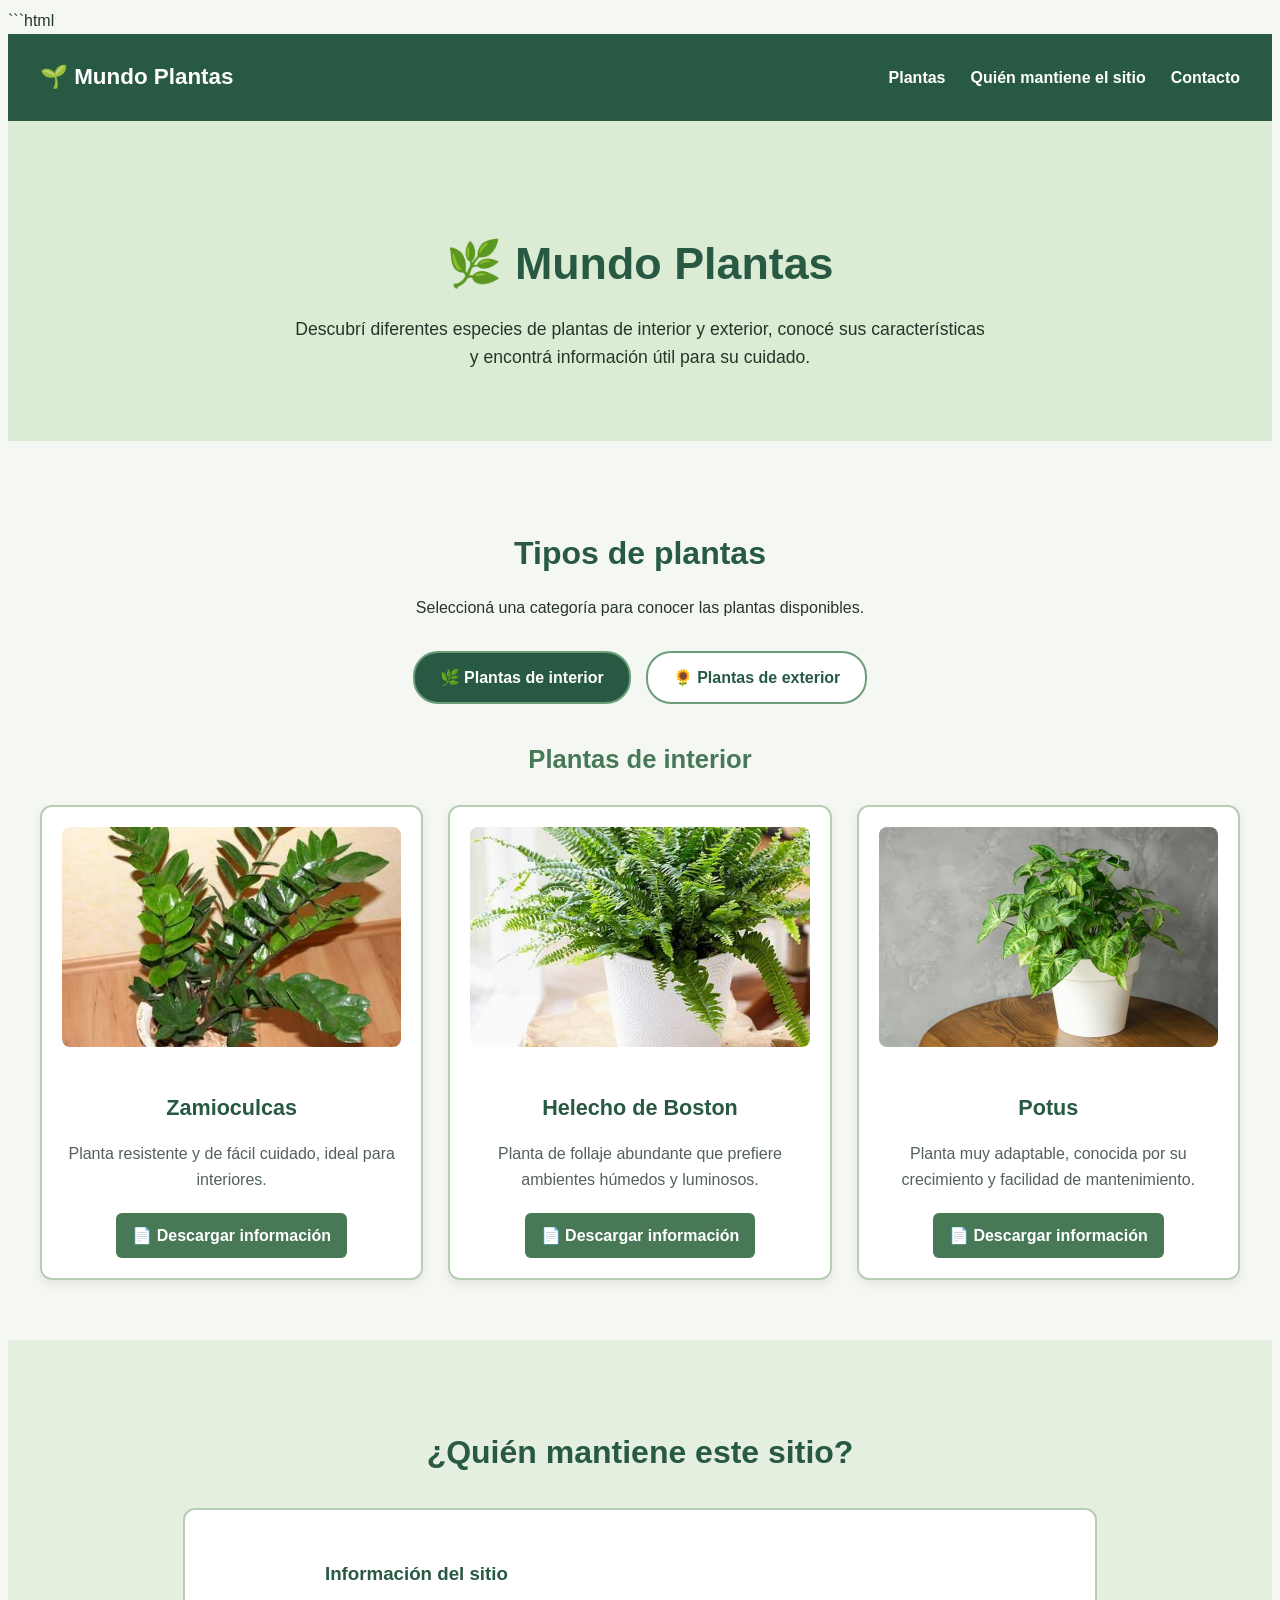
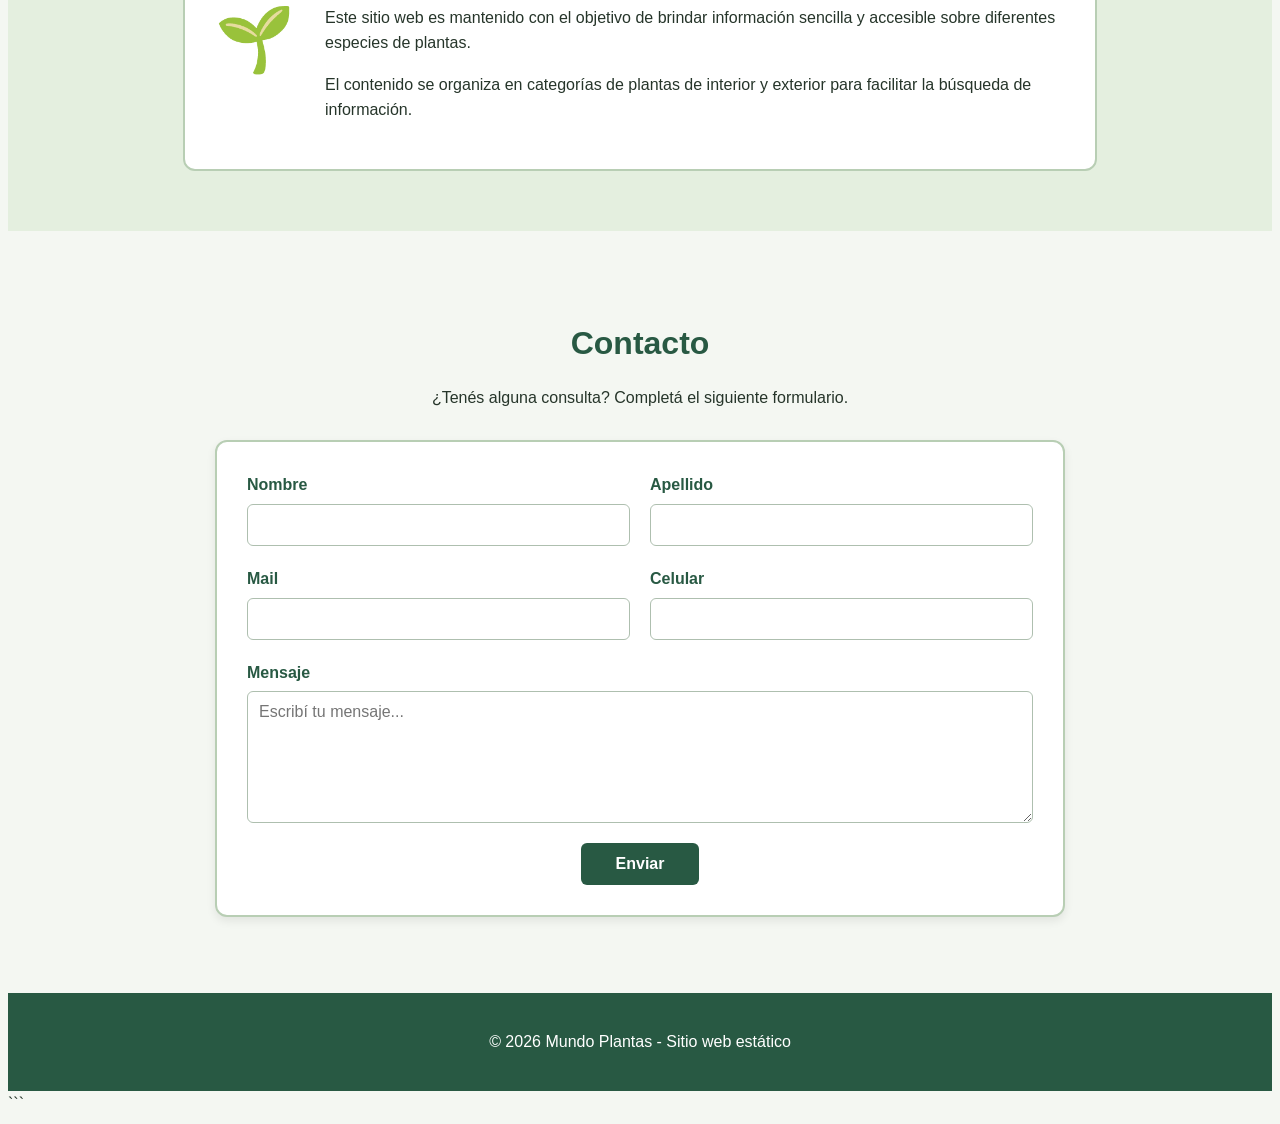
<file: version chatGPT/index.html>
```html
<!DOCTYPE html>
<html lang="es">

<head>
    <meta charset="UTF-8">
    <meta name="viewport" content="width=device-width, initial-scale=1.0">

    <title>Mundo Plantas</title>

    <link rel="stylesheet" href="estilosIA.css">
</head>

<body>

    <!-- =========================
         BARRA DE NAVEGACIÓN
         ========================= -->

    <header>

        <nav class="navbar">

            <div class="logo">
                🌱 Mundo Plantas
            </div>

            <ul class="nav-links">

                <li>
                    <a href="#plantas">Plantas</a>
                </li>

                <li>
                    <a href="#mantenimiento">
                        Quién mantiene el sitio
                    </a>
                </li>

                <li>
                    <a href="#contacto">Contacto</a>
                </li>

            </ul>

        </nav>

    </header>


    <main>

        <!-- =========================
             PRESENTACIÓN
             ========================= -->

        <section class="hero">

            <h1>🌿 Mundo Plantas</h1>

            <p>
                Descubrí diferentes especies de plantas de interior
                y exterior, conocé sus características y encontrá
                información útil para su cuidado.
            </p>

        </section>


        <!-- =========================
             PLANTAS
             ========================= -->

        <section id="plantas" class="plantas-section">

            <h2>Tipos de plantas</h2>

            <p class="descripcion">
                Seleccioná una categoría para conocer las plantas
                disponibles.
            </p>


            <!-- =========================
                 RADIO BUTTONS
                 ========================= -->

            <div class="categorias">

                <input
                    type="radio"
                    id="interior"
                    name="categoria"
                    checked
                >

                <label for="interior">
                    🌿 Plantas de interior
                </label>


                <input
                    type="radio"
                    id="exterior"
                    name="categoria"
                >

                <label for="exterior">
                    🌻 Plantas de exterior
                </label>

            </div>


            <!-- =========================
                 PLANTAS DE INTERIOR
                 ========================= -->

            <div id="plantas-interior" class="plantas-container">

                <h3>Plantas de interior</h3>

                <div class="plantas-grid">


                    <!-- ZAMIOCULCAS -->

                    <article class="planta-card">

                        <img
                            src="../imagenes/zamioculcas.jpeg"
                            alt="Planta Zamioculcas"
                        >

                        <h4>Zamioculcas</h4>

                        <p>
                            Planta resistente y de fácil cuidado,
                            ideal para interiores.
                        </p>

                        <a
                            href="../info/zamioculcas.jpg"
                            download="informacion-zamioculcas.jpg"
                            class="boton-info"
                        >
                            📄 Descargar información
                        </a>

                    </article>


                    <!-- HELECHO DE BOSTON -->

                    <article class="planta-card">

                        <img
                            src="../imagenes/helecho de boston.jpeg"
                            alt="Helecho de Boston"
                        >

                        <h4>Helecho de Boston</h4>

                        <p>
                            Planta de follaje abundante que prefiere
                            ambientes húmedos y luminosos.
                        </p>

                        <a
                            href="../info/helecho de boston.jpeg"
                            download="informacion-helecho-de-boston.jpeg"
                            class="boton-info"
                        >
                            📄 Descargar información
                        </a>

                    </article>


                    <!-- POTUS -->

                    <article class="planta-card">

                        <img
                            src="../imagenes/potus.jpeg"
                            alt="Planta Potus"
                        >

                        <h4>Potus</h4>

                        <p>
                            Planta muy adaptable, conocida por su
                            crecimiento y facilidad de mantenimiento.
                        </p>

                        <a
                            href="../info/potus.jpeg"
                            download="informacion-potus.jpeg"
                            class="boton-info"
                        >
                            📄 Descargar información
                        </a>

                    </article>

                </div>

            </div>


            <!-- =========================
                 PLANTAS DE EXTERIOR
                 ========================= -->

            <div id="plantas-exterior" class="plantas-container">

                <h3>Plantas de exterior</h3>

                <div class="plantas-grid">


                    <!-- GERANIO -->

                    <article class="planta-card">

                        <img
                            src="../imagenes/geranio.jpeg"
                            alt="Geranio"
                        >

                        <h4>Geranio</h4>

                        <p>
                            Planta muy popular por sus flores coloridas
                            y su buena adaptación al exterior.
                        </p>

                        <a
                            href="../info/geranio.jpeg"
                            download="informacion-geranio.jpeg"
                            class="boton-info"
                        >
                            📄 Descargar información
                        </a>

                    </article>


                    <!-- LAVANDA -->

                    <article class="planta-card">

                        <img
                            src="../imagenes/lavanda.jpeg"
                            alt="Lavanda"
                        >

                        <h4>Lavanda</h4>

                        <p>
                            Planta aromática reconocida por sus flores
                            violetas y su agradable aroma.
                        </p>

                        <a
                            href="../info/lavanda.jpeg"
                            download="informacion-lavanda.jpeg"
                            class="boton-info"
                        >
                            📄 Descargar información
                        </a>

                    </article>


                    <!-- ROMERO -->

                    <article class="planta-card">

                        <img
                            src="../imagenes/romero.jpeg"
                            alt="Romero"
                        >

                        <h4>Romero</h4>

                        <p>
                            Planta aromática resistente, utilizada
                            tanto en jardinería como en cocina.
                        </p>

                        <a
                            href="../info/romero.jpeg"
                            download="informacion-romero.jpeg"
                            class="boton-info"
                        >
                            📄 Descargar información
                        </a>

                    </article>

                </div>

            </div>

        </section>


        <!-- =========================
             QUIÉN MANTIENE EL SITIO
             ========================= -->

        <section id="mantenimiento" class="mantenimiento">

            <h2>¿Quién mantiene este sitio?</h2>

            <div class="mantenimiento-contenido">

                <div class="icono-mantenimiento">
                    🌱
                </div>

                <div>

                    <h3>Información del sitio</h3>

                    <p>
                        Este sitio web es mantenido con el objetivo
                        de brindar información sencilla y accesible
                        sobre diferentes especies de plantas.
                    </p>

                    <p>
                        El contenido se organiza en categorías de
                        plantas de interior y exterior para facilitar
                        la búsqueda de información.
                    </p>

                </div>

            </div>

        </section>


        <!-- =========================
             CONTACTO
             ========================= -->

        <section id="contacto" class="contacto">

            <h2>Contacto</h2>

            <p>
                ¿Tenés alguna consulta? Completá el siguiente
                formulario.
            </p>


            <form action="#" method="post">


                <!-- NOMBRE Y APELLIDO -->

                <div class="form-row">

                    <div class="form-group">

                        <label for="nombre">
                            Nombre
                        </label>

                        <input
                            type="text"
                            id="nombre"
                            name="nombre"
                            required
                        >

                    </div>


                    <div class="form-group">

                        <label for="apellido">
                            Apellido
                        </label>

                        <input
                            type="text"
                            id="apellido"
                            name="apellido"
                            required
                        >

                    </div>

                </div>


                <!-- MAIL Y CELULAR -->

                <div class="form-row">

                    <div class="form-group">

                        <label for="mail">
                            Mail
                        </label>

                        <input
                            type="email"
                            id="mail"
                            name="mail"
                            required
                        >

                    </div>


                    <div class="form-group">

                        <label for="celular">
                            Celular
                        </label>

                        <input
                            type="tel"
                            id="celular"
                            name="celular"
                        >

                    </div>

                </div>


                <!-- MENSAJE -->

                <div class="form-group">

                    <label for="mensaje">
                        Mensaje
                    </label>

                    <textarea
                        id="mensaje"
                        name="mensaje"
                        rows="6"
                        placeholder="Escribí tu mensaje..."
                        required
                    ></textarea>

                </div>


                <!-- BOTÓN -->

                <button type="submit">
                    Enviar
                </button>

            </form>

        </section>

    </main>


    <!-- =========================
         PIE DE PÁGINA
         ========================= -->

    <footer>

        <p>
            © 2026 Mundo Plantas - Sitio web estático
        </p>

    </footer>

</body>

</html>
```
</file>
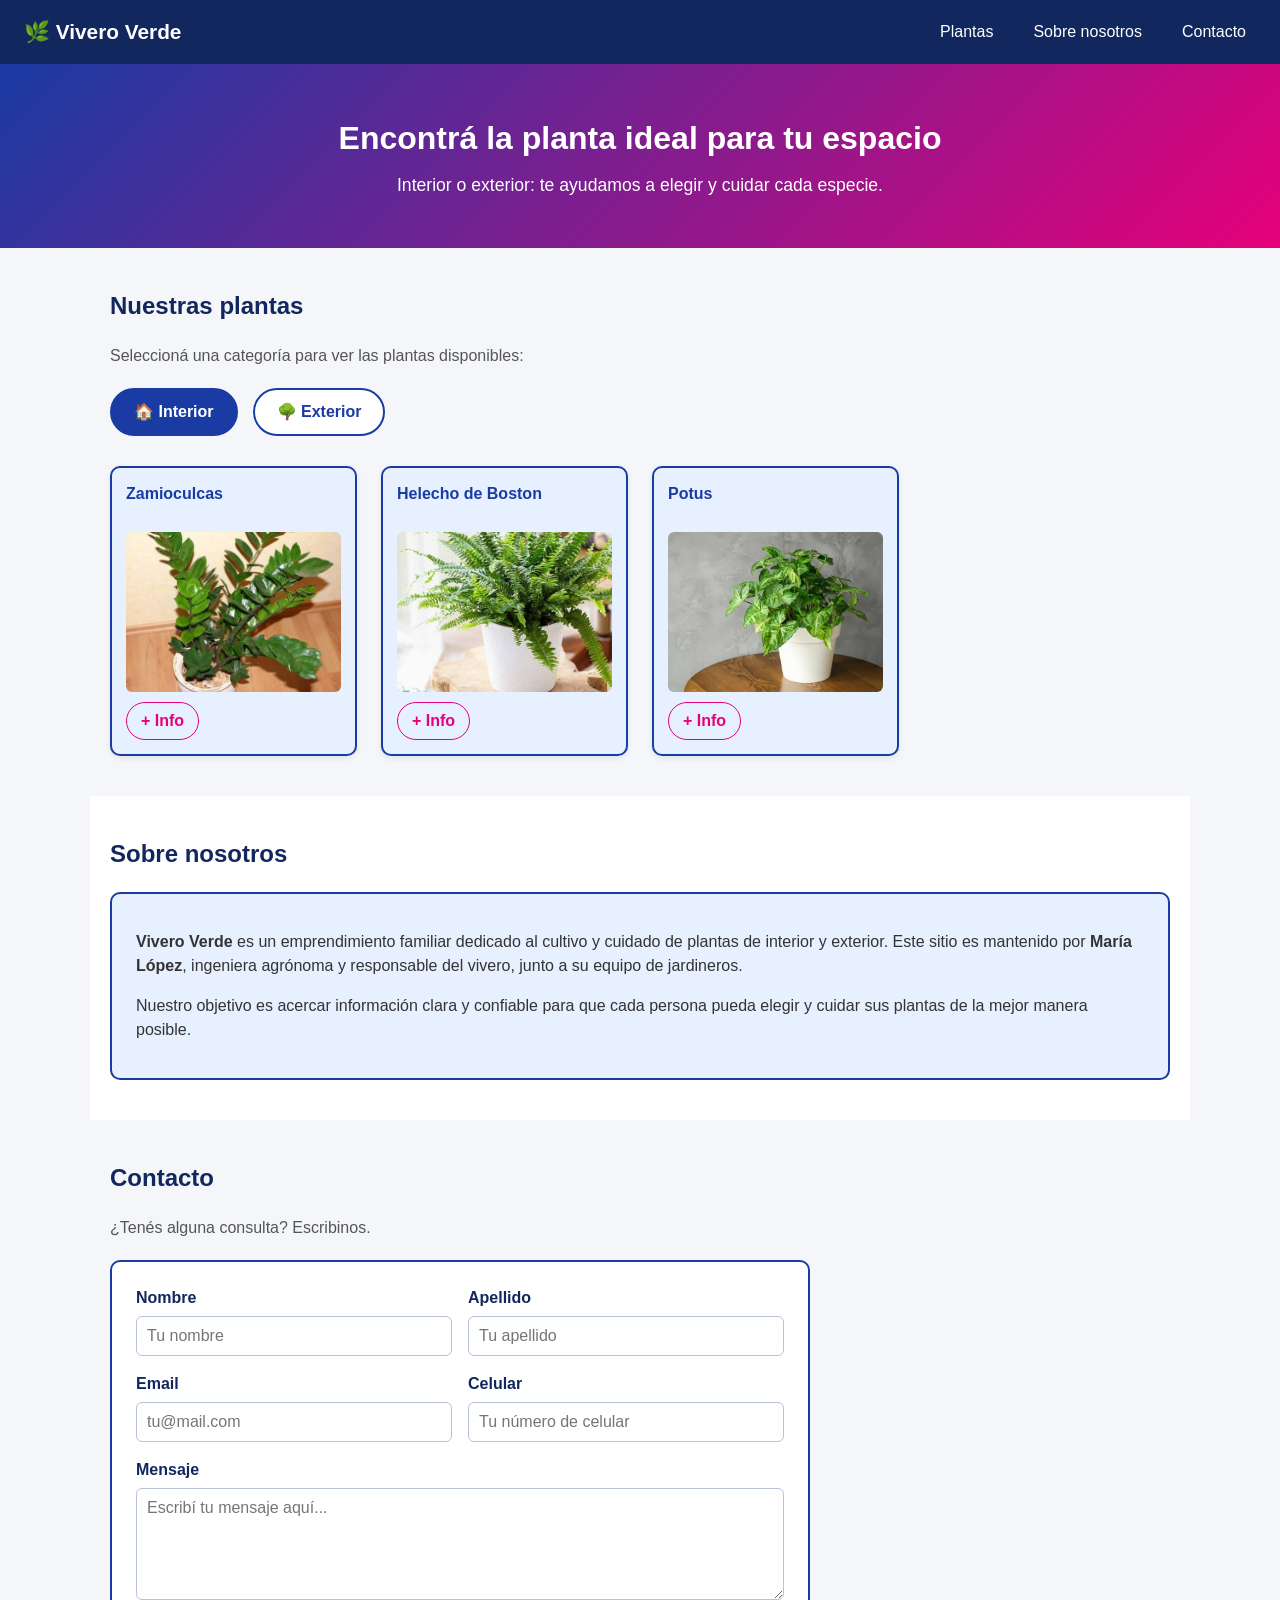
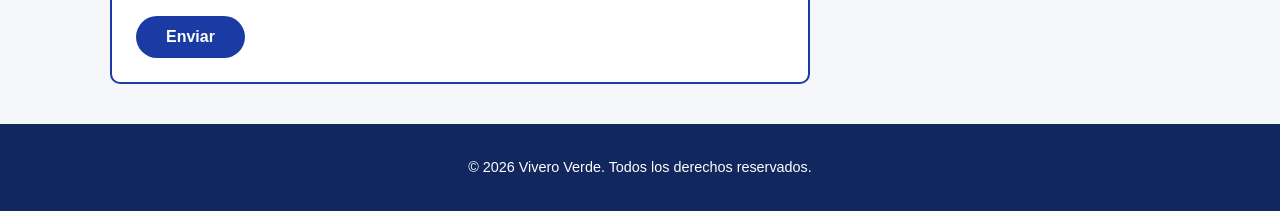
<file: version claude/index.html>
<!DOCTYPE html>
<html lang="es">
<head>
<meta charset="UTF-8">
<meta name="viewport" content="width=device-width, initial-scale=1.0">
<title>Vivero Verde | Plantas de interior y exterior</title>
<link rel="stylesheet" href="estilosIA.css">
</head>
<body>

<!-- ===================== NAVBAR ===================== -->
<header class="cabecera">
  <div class="logo">🌿 Vivero Verde</div>
  <nav class="navbar">
    <a href="#plantas">Plantas</a>
    <a href="#nosotros">Sobre nosotros</a>
    <a href="#contacto">Contacto</a>
  </nav>
</header>

<!-- ===================== HERO ===================== -->
<section class="hero">
  <h1>Encontrá la planta ideal para tu espacio</h1>
  <p>Interior o exterior: te ayudamos a elegir y cuidar cada especie.</p>
</section>

<!-- ===================== PLANTAS ===================== -->
<section id="plantas" class="seccion">
  <h2>Nuestras plantas</h2>
  <p class="subtitulo">Seleccioná una categoría para ver las plantas disponibles:</p>

  <!-- Radio buttons de filtro (control 100% CSS, sin JS) -->
  <input type="radio" name="categoria" id="cat-interior" class="filtro-input" checked>
  <input type="radio" name="categoria" id="cat-exterior" class="filtro-input">

  <div class="filtro-opciones">
    <label for="cat-interior" class="filtro-label">🏠 Interior</label>
    <label for="cat-exterior" class="filtro-label">🌳 Exterior</label>
  </div>

  <!-- ---------- GRUPO INTERIOR ---------- -->
  <div class="grupo grupo-interior">

    <article class="planta-card interior">
      <h3>Zamioculcas</h3>
      <img src="../imagenes/zamioculcas.jpeg" alt="Zamioculcas">
      <a class="info-link" href="../info/zamioculcas.jpg" download>+ Info</a>
    </article>

    <article class="planta-card interior">
      <h3>Helecho de Boston</h3>
      <img src="../imagenes/helecho de boston.jpeg" alt="Helecho de Boston">
      <a class="info-link" href="../info/helecho de boston.jpeg" download>+ Info</a>
    </article>

    <article class="planta-card interior">
      <h3>Potus</h3>
      <img src="../imagenes/potus.jpeg" alt="Potus">
      <a class="info-link" href="../info/potus.jpeg" download>+ Info</a>
    </article>

  </div>

  <!-- ---------- GRUPO EXTERIOR ---------- -->
  <div class="grupo grupo-exterior">

    <article class="planta-card exterior">
      <h3>Geranio</h3>
      <img src="../imagenes/geranio.jpeg" alt="Geranio">
      <a class="info-link" href="../info/geranio.jpeg" download>+ Info</a>
    </article>

    <article class="planta-card exterior">
      <h3>Lavanda</h3>
      <img src="../imagenes/lavanda.jpeg" alt="Lavanda">
      <a class="info-link" href="../info/lavanda.jpeg" download>+ Info</a>
    </article>

    <article class="planta-card exterior">
      <h3>Romero</h3>
      <img src="../imagenes/romero.jpeg" alt="Romero">
      <a class="info-link" href="../info/romero.jpeg" download>+ Info</a>
    </article>

  </div>
</section>

<!-- ===================== SOBRE NOSOTROS ===================== -->
<section id="nosotros" class="seccion seccion-alterna">
  <h2>Sobre nosotros</h2>
  <div class="nosotros-contenido">
    <p>
      <strong>Vivero Verde</strong> es un emprendimiento familiar dedicado al cultivo y
      cuidado de plantas de interior y exterior. Este sitio es mantenido por
      <strong>María López</strong>, ingeniera agrónoma y responsable del vivero,
      junto a su equipo de jardineros.
    </p>
    <p>
      Nuestro objetivo es acercar información clara y confiable para que cada
      persona pueda elegir y cuidar sus plantas de la mejor manera posible.
    </p>
  </div>
</section>

<!-- ===================== CONTACTO ===================== -->
<section id="contacto" class="seccion">
  <h2>Contacto</h2>
  <p class="subtitulo">¿Tenés alguna consulta? Escribinos.</p>

  <form class="form-contacto" action="#" method="get">
    <div class="form-fila">
      <div class="form-campo">
        <label for="nombre">Nombre</label>
        <input type="text" id="nombre" name="nombre" placeholder="Tu nombre" required>
      </div>
      <div class="form-campo">
        <label for="apellido">Apellido</label>
        <input type="text" id="apellido" name="apellido" placeholder="Tu apellido" required>
      </div>
    </div>

    <div class="form-fila">
      <div class="form-campo">
        <label for="mail">Email</label>
        <input type="email" id="mail" name="mail" placeholder="tu@mail.com" required>
      </div>
      <div class="form-campo">
        <label for="celular">Celular</label>
        <input type="tel" id="celular" name="celular" placeholder="Tu número de celular">
      </div>
    </div>

    <div class="form-campo form-campo-full">
      <label for="mensaje">Mensaje</label>
      <textarea id="mensaje" name="mensaje" rows="5" placeholder="Escribí tu mensaje aquí..." required></textarea>
    </div>

    <button type="submit" class="btn-enviar">Enviar</button>
  </form>
</section>

<!-- ===================== FOOTER ===================== -->
<footer class="pie">
  <p>&copy; 2026 Vivero Verde. Todos los derechos reservados.</p>
</footer>

</body>
</html>
</file>
<file: version chatGPT/estilosIA.css>
```css
/* =========================================
   CONFIGURACIÓN GENERAL
   ========================================= */

* {
    box-sizing: border-box;
    margin: 0;
    padding: 0;
}

html {
    scroll-behavior: smooth;
}

body {
    font-family: Arial, Helvetica, sans-serif;
    background-color: #f4f7f2;
    color: #26352a;
    line-height: 1.6;
}


/* =========================================
   BARRA DE NAVEGACIÓN
   ========================================= */

header {
    background-color: #285943;
    position: sticky;
    top: 0;
    z-index: 100;
}

.navbar {
    max-width: 1200px;
    margin: auto;
    padding: 15px 25px;

    display: flex;
    justify-content: space-between;
    align-items: center;
}

.logo {
    color: white;
    font-size: 1.4rem;
    font-weight: bold;
}

.nav-links {
    list-style: none;

    display: flex;
    gap: 25px;
}

.nav-links a {
    color: white;
    text-decoration: none;
    font-weight: bold;
}

.nav-links a:hover {
    color: #cde8b4;
}


/* =========================================
   PRESENTACIÓN
   ========================================= */

.hero {
    background-color: #dcebd3;

    text-align: center;

    padding: 70px 20px;
}

.hero h1 {
    color: #285943;

    font-size: 2.8rem;

    margin-bottom: 15px;
}

.hero p {
    max-width: 700px;

    margin: auto;

    font-size: 1.1rem;
}


/* =========================================
   SECCIÓN DE PLANTAS
   ========================================= */

.plantas-section {
    max-width: 1200px;

    margin: auto;

    padding: 60px 25px;
}

h2 {
    color: #285943;

    text-align: center;

    font-size: 2rem;

    margin-bottom: 10px;
}

.descripcion {
    text-align: center;

    margin-bottom: 30px;
}


/* =========================================
   CATEGORÍAS
   ========================================= */

.categorias {
    display: flex;

    justify-content: center;

    gap: 15px;

    margin-bottom: 35px;

    flex-wrap: wrap;
}


/*
    Ocultamos los radio buttons.
    Los labels funcionan como botones.
*/

.categorias input {
    display: none;
}

.categorias label {
    cursor: pointer;

    padding: 12px 25px;

    border: 2px solid #6b9e78;

    border-radius: 25px;

    background-color: white;

    color: #285943;

    font-weight: bold;

    transition: 0.3s;
}

.categorias label:hover {
    background-color: #e0efdc;
}


/* Categoría seleccionada */

#interior:checked + label {
    background-color: #285943;

    color: white;
}

#exterior:checked + label {
    background-color: #285943;

    color: white;
}


/* =========================================
   MOSTRAR / OCULTAR CATEGORÍAS
   ========================================= */

/* Por defecto mostramos Interior */

#plantas-interior {
    display: block;
}

#plantas-exterior {
    display: none;
}


/* 
   Si el radio "Exterior" está seleccionado,
   ocultamos Interior y mostramos Exterior.
*/

.plantas-section:has(#exterior:checked) #plantas-interior {
    display: none;
}

.plantas-section:has(#exterior:checked) #plantas-exterior {
    display: block;
}


/*
   Si el radio "Interior" está seleccionado,
   mostramos Interior y ocultamos Exterior.
*/

.plantas-section:has(#interior:checked) #plantas-interior {
    display: block;
}

.plantas-section:has(#interior:checked) #plantas-exterior {
    display: none;
}


/* =========================================
   TÍTULO DE CATEGORÍA
   ========================================= */

.plantas-container h3 {
    text-align: center;

    color: #477957;

    font-size: 1.6rem;

    margin-bottom: 25px;
}


/* =========================================
   GRID DE PLANTAS
   ========================================= */

.plantas-grid {
    display: grid;

    grid-template-columns: repeat(3, 1fr);

    gap: 25px;
}


/* =========================================
   TARJETAS
   ========================================= */

.planta-card {
    background-color: white;

    border: 2px solid #b8ceb4;

    border-radius: 12px;

    padding: 20px;

    text-align: center;

    box-shadow:
        0 4px 10px rgba(0, 0, 0, 0.08);

    transition:
        transform 0.2s,
        box-shadow 0.2s;
}

.planta-card:hover {
    transform: translateY(-5px);

    box-shadow:
        0 8px 18px rgba(0, 0, 0, 0.12);
}


/* =========================================
   IMÁGENES
   ========================================= */

.planta-card img {
    width: 100%;

    height: 220px;

    object-fit: cover;

    border-radius: 8px;

    margin-bottom: 15px;
}

.planta-card h4 {
    color: #285943;

    font-size: 1.35rem;

    margin-bottom: 10px;
}

.planta-card p {
    color: #536158;

    margin-bottom: 20px;
}


/* =========================================
   BOTÓN INFORMACIÓN
   ========================================= */

.boton-info {
    display: inline-block;

    background-color: #477957;

    color: white;

    text-decoration: none;

    padding: 10px 16px;

    border-radius: 6px;

    font-weight: bold;

    transition: background-color 0.2s;
}

.boton-info:hover {
    background-color: #285943;
}


/* =========================================
   SECCIÓN MANTENIMIENTO
   ========================================= */

.mantenimiento {
    background-color: #e4efdf;

    padding: 60px 25px;
}

.mantenimiento-contenido {
    max-width: 850px;

    margin: 30px auto 0;

    background-color: white;

    border: 2px solid #b8ceb4;

    border-radius: 12px;

    padding: 30px;

    display: flex;

    align-items: center;

    gap: 30px;
}

.icono-mantenimiento {
    font-size: 4rem;
}

.mantenimiento-contenido h3 {
    color: #285943;

    margin-bottom: 10px;
}


/* =========================================
   CONTACTO
   ========================================= */

.contacto {
    max-width: 850px;

    margin: auto;

    padding: 60px 25px;
}

.contacto > p {
    text-align: center;

    margin-bottom: 30px;
}


/* =========================================
   FORMULARIO
   ========================================= */

form {
    background-color: white;

    border: 2px solid #b8ceb4;

    border-radius: 12px;

    padding: 30px;

    box-shadow:
        0 4px 10px rgba(0, 0, 0, 0.08);
}

.form-row {
    display: grid;

    grid-template-columns: 1fr 1fr;

    gap: 20px;
}

.form-group {
    display: flex;

    flex-direction: column;

    margin-bottom: 20px;
}

.form-group label {
    font-weight: bold;

    color: #285943;

    margin-bottom: 6px;
}

.form-group input,
.form-group textarea {
    font-family: inherit;

    font-size: 1rem;

    padding: 11px;

    border: 1px solid #aebfaf;

    border-radius: 6px;

    outline: none;
}

.form-group input:focus,
.form-group textarea:focus {
    border-color: #477957;

    box-shadow:
        0 0 0 2px #dcebd3;
}

.form-group textarea {
    resize: vertical;
}


/* =========================================
   BOTÓN ENVIAR
   ========================================= */

button {
    display: block;

    margin: auto;

    padding: 12px 35px;

    border: none;

    border-radius: 6px;

    background-color: #285943;

    color: white;

    font-size: 1rem;

    font-weight: bold;

    cursor: pointer;
}

button:hover {
    background-color: #477957;
}


/* =========================================
   FOOTER
   ========================================= */

footer {
    background-color: #285943;

    color: white;

    text-align: center;

    padding: 20px;
}


/* =========================================
   RESPONSIVE - TABLETS
   ========================================= */

@media (max-width: 850px) {

    .navbar {
        flex-direction: column;

        gap: 15px;
    }

    .nav-links {
        gap: 15px;

        flex-wrap: wrap;

        justify-content: center;
    }

    .plantas-grid {
        grid-template-columns: repeat(2, 1fr);
    }

}


/* =========================================
   RESPONSIVE - CELULARES
   ========================================= */

@media (max-width: 600px) {

    .hero {
        padding: 50px 20px;
    }

    .hero h1 {
        font-size: 2.1rem;
    }

    .nav-links {
        flex-direction: column;

        align-items: center;

        gap: 8px;
    }

    .plantas-grid {
        grid-template-columns: 1fr;
    }

    .form-row {
        grid-template-columns: 1fr;

        gap: 0;
    }

    .mantenimiento-contenido {
        flex-direction: column;

        text-align: center;
    }

    .categorias {
        flex-direction: column;

        align-items: stretch;
    }

    .categorias label {
        text-align: center;
    }

}
```
</file>
<file: version claude/estilosIA.css>
/* =========================================================
   estilosIA.css - Estilos del sitio Vivero Verde
   ========================================================= */

:root{
  --azul-borde: #1a3ba3;
  --azul-oscuro: #12275e;
  --relleno-interior: #e7f0ff;   /* fondo suave para plantas de interior */
  --relleno-exterior: #ffe6f7;   /* fondo suave para plantas de exterior (tono "relleno" fucsia) */
  --acento-fucsia: #e6007a;
  --gris-texto: #333;
  --gris-claro: #f4f6f9;
  --blanco: #ffffff;
  --radio: 10px;
}

*{
  box-sizing: border-box;
}

body{
  margin: 0;
  font-family: "Segoe UI", Arial, Helvetica, sans-serif;
  color: var(--gris-texto);
  background: var(--gris-claro);
  line-height: 1.5;
}

h1, h2, h3{
  color: var(--azul-oscuro);
  margin-top: 0;
}

a{
  text-decoration: none;
}

/* ===================== CABECERA / NAVBAR ===================== */
.cabecera{
  display: flex;
  flex-wrap: wrap;
  align-items: center;
  justify-content: space-between;
  background: var(--azul-oscuro);
  padding: 14px 24px;
  position: sticky;
  top: 0;
  z-index: 100;
}

.logo{
  color: var(--blanco);
  font-size: 1.3rem;
  font-weight: bold;
}

.navbar{
  display: flex;
  gap: 20px;
  flex-wrap: wrap;
}

.navbar a{
  color: var(--blanco);
  font-weight: 500;
  padding: 6px 10px;
  border-radius: 6px;
  transition: background 0.2s ease;
}

.navbar a:hover{
  background: var(--azul-borde);
}

/* ===================== HERO ===================== */
.hero{
  text-align: center;
  padding: 50px 20px;
  background: linear-gradient(135deg, var(--azul-borde), var(--acento-fucsia));
  color: var(--blanco);
}

.hero h1{
  color: var(--blanco);
  font-size: 2rem;
  margin-bottom: 10px;
}

.hero p{
  font-size: 1.1rem;
  margin: 0;
}

/* ===================== SECCIONES ===================== */
.seccion{
  max-width: 1100px;
  margin: 0 auto;
  padding: 40px 20px;
}

.seccion-alterna{
  background: var(--blanco);
}

.subtitulo{
  color: #555;
  margin-bottom: 20px;
}

/* ===================== FILTRO DE CATEGORIAS ===================== */
.filtro-input{
  /* oculto pero accesible */
  position: absolute;
  opacity: 0;
  width: 0;
  height: 0;
}

.filtro-opciones{
  display: flex;
  gap: 15px;
  margin-bottom: 30px;
  flex-wrap: wrap;
}

.filtro-label{
  cursor: pointer;
  padding: 10px 22px;
  border: 2px solid var(--azul-borde);
  border-radius: 30px;
  font-weight: 600;
  color: var(--azul-borde);
  background: var(--blanco);
  transition: all 0.2s ease;
  user-select: none;
}

.filtro-label:hover{
  background: var(--relleno-interior);
}

/* Estado activo de cada opción según el radio marcado */
#cat-interior:checked ~ .filtro-opciones label[for="cat-interior"],
#cat-exterior:checked ~ .filtro-opciones label[for="cat-exterior"]{
  background: var(--azul-borde);
  color: var(--blanco);
}

/* Mostrar/ocultar grupos de plantas según el radio seleccionado (solo CSS) */
.grupo{
  display: none;
  grid-template-columns: repeat(auto-fill, minmax(230px, 1fr));
  gap: 24px;
}

#cat-interior:checked ~ .grupo-interior{
  display: grid;
}

#cat-exterior:checked ~ .grupo-exterior{
  display: grid;
}

/* ===================== TARJETAS DE PLANTAS ===================== */
.planta-card{
  border: 2px solid var(--azul-borde);
  border-radius: var(--radio);
  padding: 14px;
  background: var(--blanco);
  text-align: center;
  display: flex;
  flex-direction: column;
  align-items: center;
  gap: 10px;
  box-shadow: 0 2px 6px rgba(0,0,0,0.08);
  transition: transform 0.15s ease;
}

.planta-card:hover{
  transform: translateY(-4px);
}

.planta-card h3{
  align-self: flex-start;
  font-size: 1rem;
  color: var(--azul-borde);
}

.planta-card img{
  width: 100%;
  height: 160px;
  object-fit: cover;
  border-radius: 6px;
}

.planta-card.interior{
  background: var(--relleno-interior);
}

.planta-card.exterior{
  background: var(--relleno-exterior);
}

.info-link{
  align-self: flex-start;
  color: var(--acento-fucsia);
  font-weight: 600;
  border: 1px solid var(--acento-fucsia);
  padding: 6px 14px;
  border-radius: 20px;
  transition: all 0.2s ease;
}

.info-link:hover{
  background: var(--acento-fucsia);
  color: var(--blanco);
}

/* ===================== SOBRE NOSOTROS ===================== */
.nosotros-contenido{
  background: var(--relleno-interior);
  border: 2px solid var(--azul-borde);
  border-radius: var(--radio);
  padding: 20px 24px;
}

/* ===================== FORMULARIO DE CONTACTO ===================== */
.form-contacto{
  border: 2px solid var(--azul-borde);
  border-radius: var(--radio);
  padding: 24px;
  background: var(--blanco);
  max-width: 700px;
}

.form-fila{
  display: flex;
  gap: 16px;
  flex-wrap: wrap;
}

.form-campo{
  flex: 1 1 220px;
  display: flex;
  flex-direction: column;
  margin-bottom: 16px;
}

.form-campo-full{
  flex: 1 1 100%;
}

.form-campo label{
  font-weight: 600;
  margin-bottom: 6px;
  color: var(--azul-oscuro);
}

.form-campo input,
.form-campo textarea{
  padding: 10px;
  border: 1px solid #b8c2d9;
  border-radius: 6px;
  font-family: inherit;
  font-size: 1rem;
  resize: vertical;
}

.form-campo input:focus,
.form-campo textarea:focus{
  outline: none;
  border-color: var(--azul-borde);
  box-shadow: 0 0 0 2px rgba(26,59,163,0.2);
}

.btn-enviar{
  background: var(--azul-borde);
  color: var(--blanco);
  border: none;
  padding: 12px 30px;
  font-size: 1rem;
  font-weight: 600;
  border-radius: 30px;
  cursor: pointer;
  transition: background 0.2s ease;
}

.btn-enviar:hover{
  background: var(--acento-fucsia);
}

/* ===================== FOOTER ===================== */
.pie{
  text-align: center;
  padding: 18px;
  background: var(--azul-oscuro);
  color: var(--blanco);
  font-size: 0.9rem;
}

/* ===================== RESPONSIVE ===================== */
@media (max-width: 768px){
  .cabecera{
    flex-direction: column;
    gap: 10px;
    text-align: center;
  }

  .hero h1{
    font-size: 1.5rem;
  }

  .grupo{
    grid-template-columns: repeat(auto-fill, minmax(160px, 1fr));
  }

  .form-fila{
    flex-direction: column;
    gap: 0;
  }
}

@media (max-width: 480px){
  .navbar{
    flex-direction: column;
    gap: 8px;
  }

  .grupo{
    grid-template-columns: 1fr;
  }

  .filtro-opciones{
    justify-content: center;
  }
}
</file>
